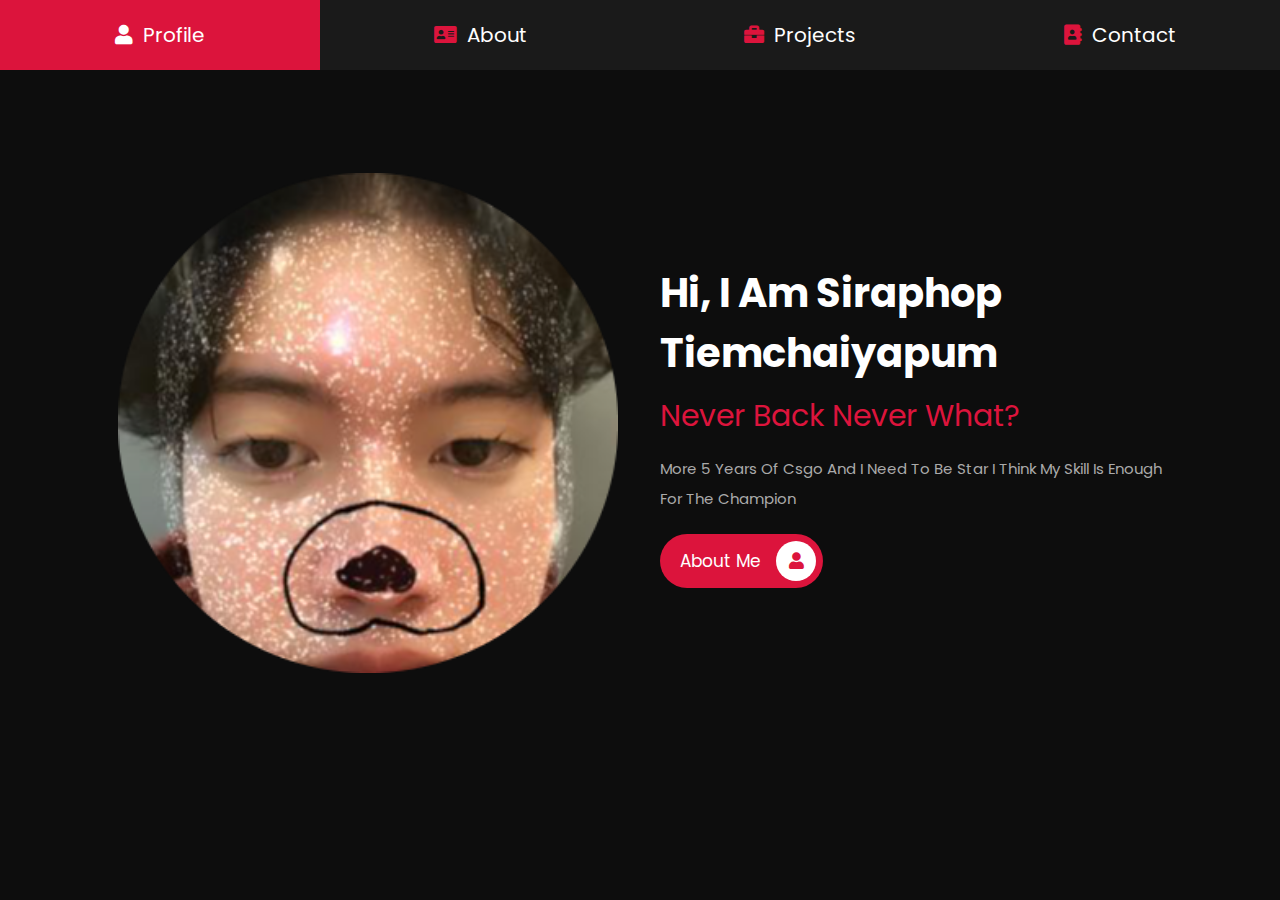
<file: index.html>
<!DOCTYPE html>
<html lang="en">
<head>
    <meta charset="UTF-8">
    <meta http-equiv="X-UA-Compatible" content="IE=edge">
    <meta name="viewport" content="width=device-width, initial-scale=1.0">
    <title>Abhisit's Profile</title>

    <!-- font awesome cdn link  -->
    <link rel="stylesheet" href="https://cdnjs.cloudflare.com/ajax/libs/font-awesome/5.15.4/css/all.min.css">

    <!-- custom css file link  -->
    <link rel="stylesheet" href="css/style.css">

</head>
<body>
    
<!-- navbar section starts  -->

<nav class="navbar">
    <a href="index.html" class="active"> <i class="fas fa-user"></i> <span>profile</span> </a>
    <a href="about.html"> <i class="fas fa-address-card"></i> <span>about</span> </a>
    <a href="projects.html"> <i class="fas fa-briefcase"></i> <span>projects</span> </a>
    <a href="contact.html"> <i class="fas fa-address-book"></i> <span>contact</span> </a>
</nav>

<!-- navbar section ends -->

<!-- home section starts  -->

<section class="home">

    <div class="image">
        <img src="images/A5468D7F-7C32-47A9-899B-BFAAD81CCFBE.png" alt="">
    </div>

    <div class="content">
        <h3>hi, i am Siraphop tiemchaiyapum</h3>
        <span>Never back never what?</span>
        <p>More 5 Years of csgo and i need to be star i think my skill is enough for the champion</p>
        <a href="about.html" class="btn"> about me <i class="fas fa-user"></i> </a>
    </div>

</section>

<!-- home section ends -->

</body>
</html>
</file>
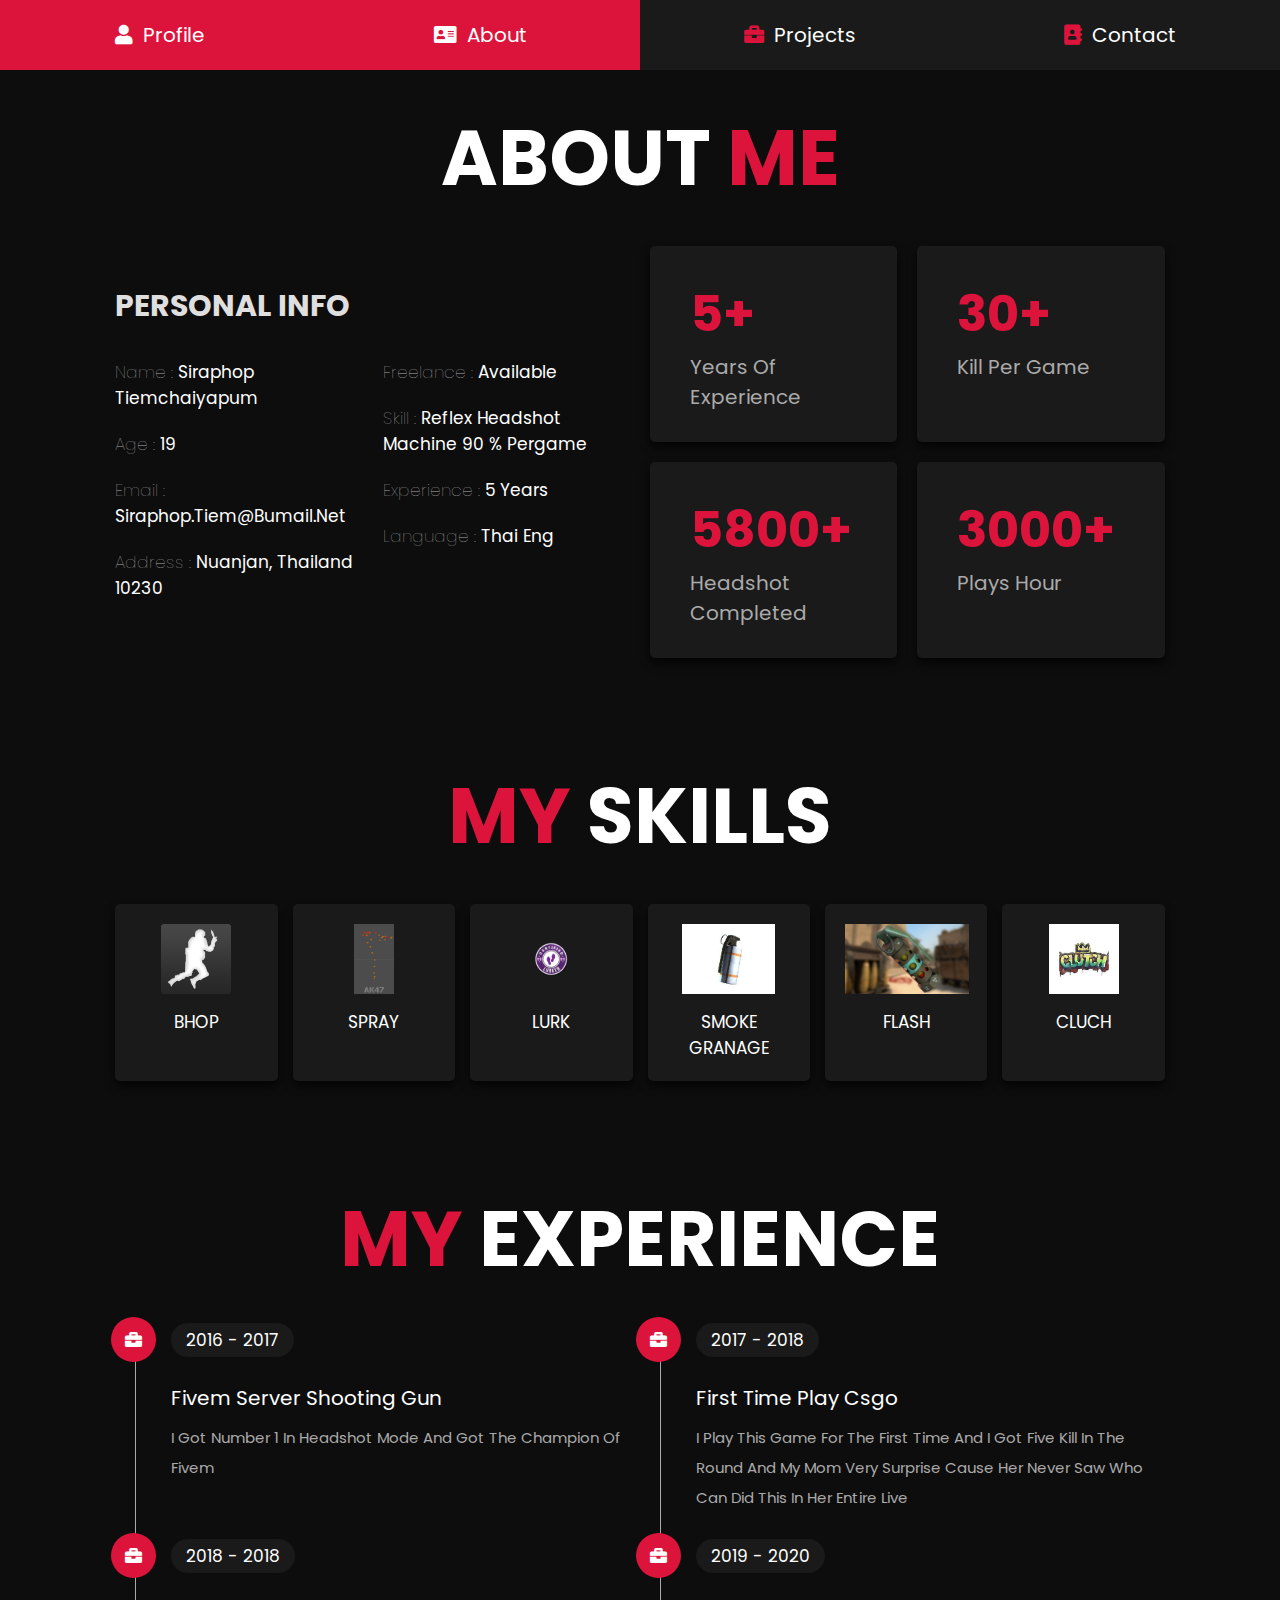
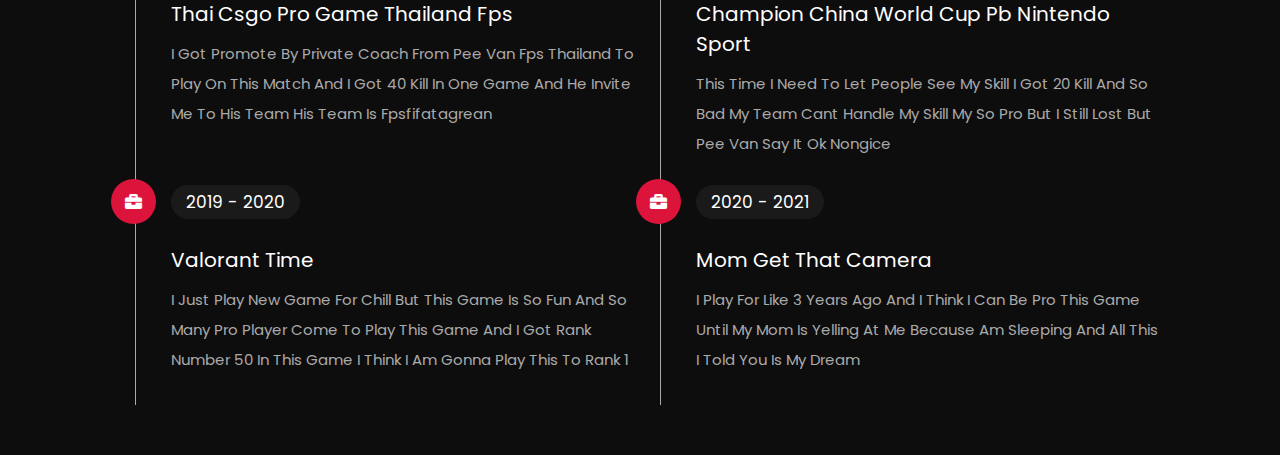
<file: about.html>
<!DOCTYPE html>
<html lang="en">

<head>
    <meta charset="UTF-8">
    <meta http-equiv="X-UA-Compatible" content="IE=edge">
    <meta name="viewport" content="width=device-width, initial-scale=1.0">
    <title>About - Abhisit's Profile</title>

    <!-- font awesome cdn link  -->
    <link rel="stylesheet" href="https://cdnjs.cloudflare.com/ajax/libs/font-awesome/5.15.4/css/all.min.css">

    <!-- custom css file link  -->
    <link rel="stylesheet" href="css/style.css">

</head>

<body>

    <!-- navbar section starts  -->

    <nav class="navbar">
        <a href="index.html"> <i class="fas fa-user"></i> <span>profile</span> </a>
        <a href="about.html" class="active"> <i class="fas fa-address-card"></i> <span>about</span> </a>
        <a href="projects.html"> <i class="fas fa-briefcase"></i> <span>projects</span> </a>
        <a href="contact.html"> <i class="fas fa-address-book"></i> <span>contact</span> </a>
    </nav>

    <!-- navbar section ends -->

    <!-- about section starts  -->

    <section class="about">

        <h1 class="heading"> about <span>me</span> </h1>

        <div class="row">

            <div class="info-container">

                <h1>personal info</h1>

                <div class="box-container">

                    <div class="box">
                        <h3> <span>name : </span> Siraphop Tiemchaiyapum </h3>
                        <h3> <span>age : </span> 19 </h3>
                        <h3> <span>email : </span> siraphop.tiem@bumail.net </h3>
                        <h3> <span>address : </span> nuanjan, Thailand 10230 </h3>
                    </div>

                    <div class="box">
                        <h3> <span>freelance : </span> available </h3>
                        <h3> <span>skill : </span> reflex headshot machine 90 % pergame </h3>
                        <h3> <span>experience : </span> 5 years </h3>
                        <h3> <span>language : </span> thai Eng </h3>
                    </div>

                </div>

            </div>

            <div class="count-container">

                <div class="box">
                    <h3>5+</h3>
                    <p>years of experience</p>
                </div>

                <div class="box">
                    <h3>30+</h3>
                    <p>Kill per game</p>
                </div>

                <div class="box">
                    <h3>5800+</h3>
                    <p>headshot completed</p>
                </div>

                <div class="box">
                    <h3>3000+</h3>
                    <p>plays hour</p>
                </div>

            </div>

        </div>

    </section>

    <!-- about section ends -->

    <!-- skills section starts  -->

    <section class="skills">

        <h1 class="heading"> <span>my</span> skills </h1>

        <div class="box-container">
            <div class="box">
                <img src="images/bhop.png">
                <h3>Bhop</h3>
            </div>
            <div class="box">
                <img src="images/spray.jpg">
                <h3>spray</h3>
            </div>
            <div class="box">
                <img src="images/lurk.png">
                <h3>lurk</h3>
            </div>
            <div class="box">
                <img src="images/smoke.jpg">
                <h3>smoke granage</h3>
            </div>
            <div class="box">
                <img src="images/amoke.png">
                <h3>flash</h3>
            </div>
            <div class="box">
                <img src="images/download.jpg">
                <h3>cluch</h3>
            </div>
        </div>

    </section>

    <!-- skills section ends -->

    <!-- education section starts  -->

    <section class="education">

        <h1 class="heading"> <span>my</span> experience </h1>

        <div class="box-container">

            <div class="box">
                <i class="fas fa-briefcase"></i>
                <span>2016 - 2017</span>
                <h3>Fivem server shooting gun</h3>
                <p>I got number 1 in headshot mode and got the champion of fivem</p>
            </div>

            <div class="box">
                <i class="fas fa-briefcase"></i>
                <span>2017 - 2018</span>
                <h3>first time play csgo</h3>
                <p>i play this game for the first time and i got five kill in the round and my mom very surprise cause her never saw who can did this in her entire live</p>
            </div>

            <div class="box">
                <i class="fas fa-briefcase"></i>
                <span>2018 - 2018</span>
                <h3>Thai csgo pro game thailand fps </h3>
                <p>i got promote by private coach from pee van fps thailand to play on this match and i got 40 kill in one game and he invite me to his team his team is fpsfifatagrean
                </p>
            </div>

            <div class="box">
                <i class="fas fa-briefcase"></i>
                <span>2019 - 2020</span>
                <h3>champion china world cup pb nintendo sport </h3>
                <p>this time i need to let people see my skill i got 20 kill and so bad my team cant handle my skill my so pro but i still lost but pee van say it ok nongice
                   </p>
            </div>

            <div class="box">
                <i class="fas fa-briefcase"></i>
                <span>2019 - 2020</span>
                <h3>valorant time</h3>
                <p>i just play new game for chill but this game is so fun and so many pro player come to play this game and i got rank number 50 in this game i think i am gonna play this to rank 1</p>
            </div>

            <div class="box">
                <i class="fas fa-briefcase"></i>
                <span>2020 - 2021</span>
                <h3>mom get that camera</h3>
                <p>i play for like 3 years ago and i think i can be pro this game until my mom is yelling at me because am sleeping and all this i told you is my dream</p>
            </div>

        </div>

    </section>

    <!-- education section ends -->

</body>

</html>
</file>
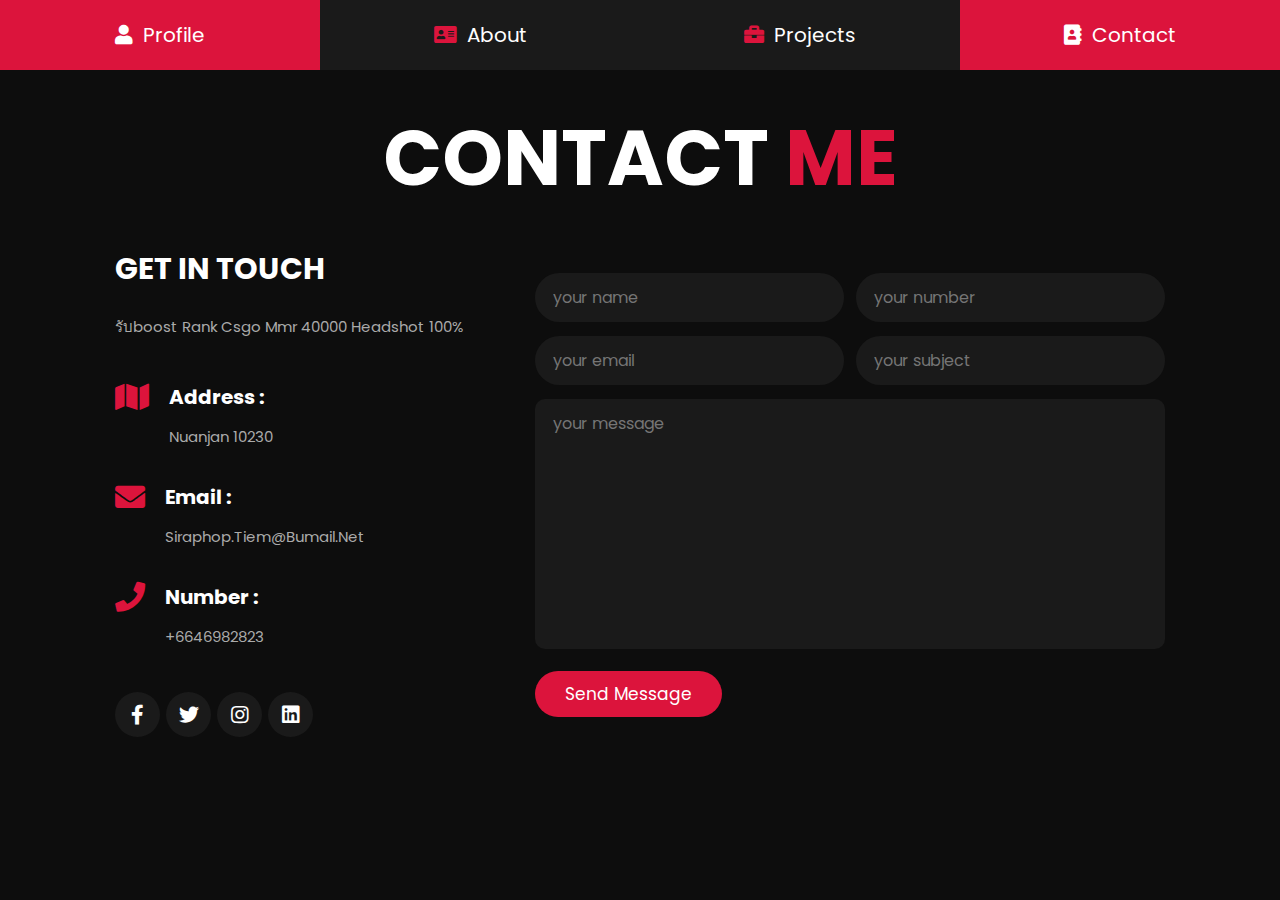
<file: contact.html>
<!DOCTYPE html>
<html lang="en">
<head>
    <meta charset="UTF-8">
    <meta http-equiv="X-UA-Compatible" content="IE=edge">
    <meta name="viewport" content="width=device-width, initial-scale=1.0">
    <title>Contact - Abhisit's Profile</title>

    <!-- font awesome cdn link  -->
    <link rel="stylesheet" href="https://cdnjs.cloudflare.com/ajax/libs/font-awesome/5.15.4/css/all.min.css">

    <!-- custom css file link  -->
    <link rel="stylesheet" href="css/style.css">

</head>
<body>
    
<!-- navbar section starts  -->

<nav class="navbar">
    <a href="index.html"> <i class="fas fa-user"></i> <span>profile</span> </a>
    <a href="about.html"> <i class="fas fa-address-card"></i> <span>about</span> </a>
    <a href="projects.html"> <i class="fas fa-briefcase"></i> <span>projects</span> </a>
    <a href="contact.html" class="active"> <i class="fas fa-address-book"></i> <span>contact</span> </a>
</nav>

<!-- navbar section ends -->

<!-- contact section starts  -->

<section class="contact">

<h1 class="heading"> contact <span>me</span> </h1>

<div class="row">

    <div class="info-container">

        <h1>get in touch</h1>

        <p>รับboost rank csgo mmr 40000 headshot 100% </p>

        <div class="box-container">

            <div class="box">
                <i class="fas fa-map"></i>
                <div class="info">
                    <h3>address :</h3>
                    <p>nuanjan 10230</p>
                </div>
            </div>

            <div class="box">
                <i class="fas fa-envelope"></i>
                <div class="info">
                    <h3>email :</h3>
                    <p>siraphop.tiem@bumail.net</p>
                </div>
            </div>

            <div class="box">
                <i class="fas fa-phone"></i>
                <div class="info">
                    <h3>number :</h3>
                    <p>+6646982823</p>
                </div>
            </div>

        </div>

        <div class="share">
            <a href="#" class="fab fa-facebook-f"></a>
            <a href="#" class="fab fa-twitter"></a>
            <a href="#" class="fab fa-instagram"></a>
            <a href="#" class="fab fa-linkedin"></a>
        </div>

    </div>

    <form action="">

        <div class="inputBox">
            <input type="text" placeholder="your name">
            <input type="number" placeholder="your number">
        </div>

        <div class="inputBox">
            <input type="email" placeholder="your email">
            <input type="text" placeholder="your subject">
        </div>

        <textarea name="" placeholder="your message" id="" cols="30" rows="10"></textarea>

        <input type="submit" value="send message" class="btn">

    </form>

</div>

</section>

<!-- contact section ends -->

</body>
</html>
</file>
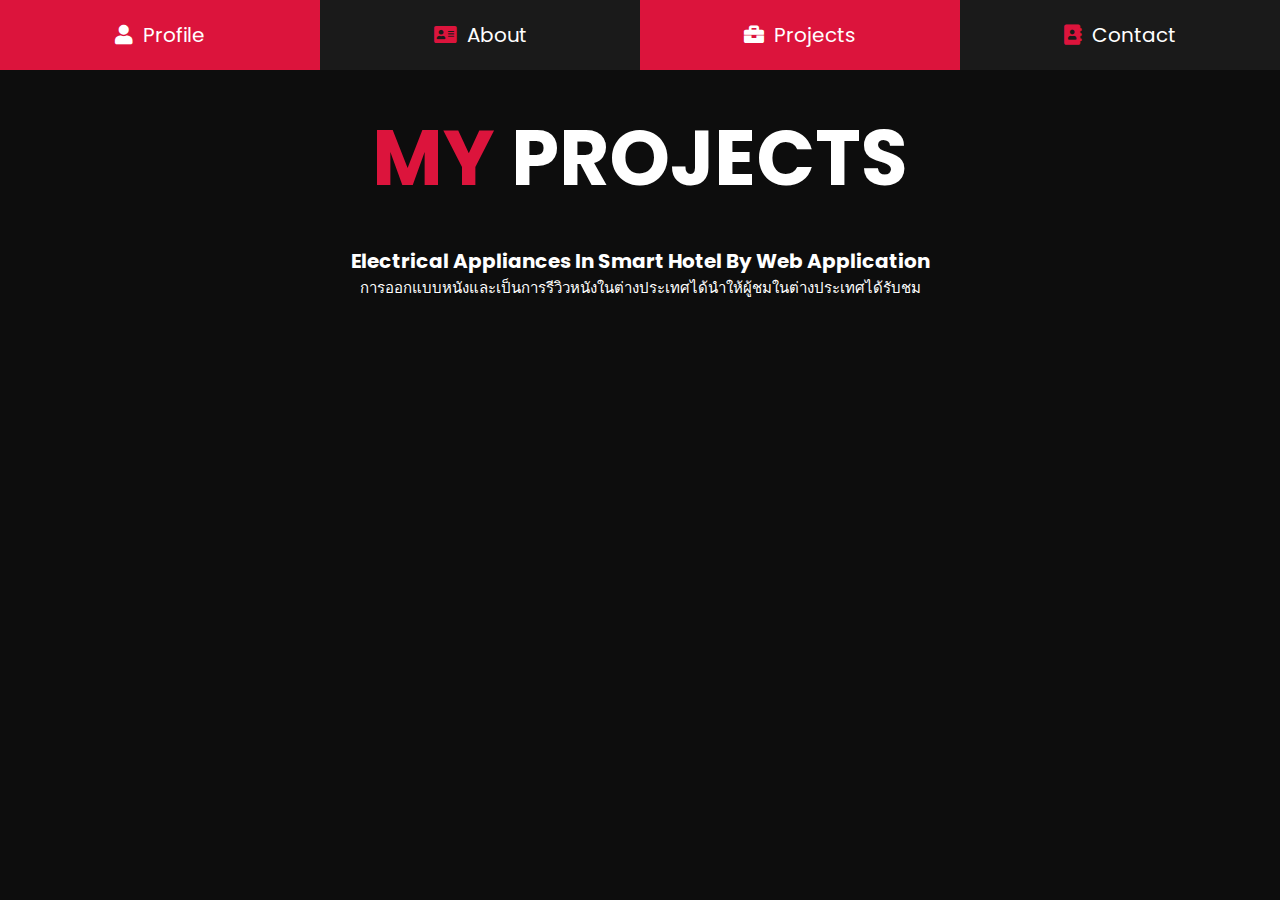
<file: projects.html>
<!DOCTYPE html>
<html lang="en">

<head>
    <meta charset="UTF-8">
    <meta http-equiv="X-UA-Compatible" content="IE=edge">
    <meta name="viewport" content="width=device-width, initial-scale=1.0">
    <title>Projects - Abhisit's Profile</title>

    <!-- font awesome cdn link  -->
    <link rel="stylesheet" href="https://cdnjs.cloudflare.com/ajax/libs/font-awesome/5.15.4/css/all.min.css">

    <!-- custom css file link  -->
    <link rel="stylesheet" href="css/style.css">

</head>

<body>

    <!-- navbar section starts  -->

    <nav class="navbar">
        <a href="index.html"> <i class="fas fa-user"></i> <span>profile</span> </a>
        <a href="about.html"> <i class="fas fa-address-card"></i> <span>about</span> </a>
        <a href="projects.html" class="active"> <i class="fas fa-briefcase"></i> <span>projects</span> </a>
        <a href="contact.html"> <i class="fas fa-address-book"></i> <span>contact</span> </a>
    </nav>

    <!-- navbar section ends -->

    <!-- projects section starts  -->

    <section class="projects">
        <h1 class="heading"> <span>my</span> projects </h1>
        <h3>Electrical appliances in smart hotel by web application</h3>
        <p>การออกแบบหนังและเป็นการรีวิวหนังในต่างประเทศได้นำให้ผู้ชมในต่างประเทศได้รับชม</p>
        <div class="box-container">
            <iframe width="720" height="405" src="https://www.youtube.com/embed/YBkh_FnfN8U"
                title="YouTube video player" frameborder="0" allow="accelerometer; autoplay; clipboard-write; encrypted-media; 
            gyroscope; picture-in-picture" allowfullscreen></iframe>
        </div>
    </section>

    <!-- projects section ends -->

</body>

</html>
</file>
<file: css/style.css>
@import url("https://fonts.googleapis.com/css2?family=Poppins:wght@100;300;400;500;600;700&display=swap");

* {
  font-family: 'Poppins', sans-serif;
  margin: 0;
  padding: 0;
  -webkit-box-sizing: border-box;
  box-sizing: border-box;
  text-decoration: none;
  outline: none;
  border: none;
  text-transform: capitalize;
}

html {
  font-size: 62.5%;
  overflow-x: hidden;
}

body {
  background: #0d0d0d;
  padding-top: 5rem;
}

section {
  padding: 5rem 9%;
}

.heading {
  text-align: center;
  font-size: 6vw;
  color: #fff;
  margin-bottom: 3rem;
  text-transform: uppercase;
}

.heading span {
  text-transform: uppercase;
  color: crimson;
}

.btn {
  display: inline-block;
  margin-top: 1rem;
  border-radius: 5rem;
  background: crimson;
  padding: .7rem;
  font-size: 1.7rem;
  color: #fff;
  padding-left: 2rem;
}

.btn i {
  height: 4rem;
  width: 4rem;
  line-height: 4rem;
  font-size: 1.7rem;
  text-align: center;
  background: #fff;
  color: crimson;
  border-radius: 50%;
  margin-left: 1rem;
  -webkit-transition: .2s linear;
  transition: .2s linear;
}

.btn:hover i {
  margin-left: 2rem;
}

.navbar {
  position: fixed;
  top: 0;
  left: 0;
  right: 0;
  display: -webkit-box;
  display: -ms-flexbox;
  display: flex;
  z-index: 1000;
  -webkit-box-align: end;
  -ms-flex-align: end;
  align-items: flex-end;
}

.navbar a {
  padding: 2rem;
  font-size: 2rem;
  background: #1a1a1a;
  -webkit-box-flex: 1;
  -ms-flex: 1;
  flex: 1;
  color: #fff;
  text-align: center;
  -webkit-transition: .2s linear;
  transition: .2s linear;
}

.navbar a i {
  color: crimson;
  padding-right: .5rem;
}

.navbar a:hover {
  background: crimson;
}

.navbar .active {
  background: crimson;
}

.navbar .active i {
  color: #fff;
}

.navbar a:hover i {
  color: #fff;
}

.home {
  display: -webkit-box;
  display: -ms-flexbox;
  display: flex;
  -webkit-box-align: center;
  -ms-flex-align: center;
  align-items: center;
  -ms-flex-wrap: wrap;
  flex-wrap: wrap;
  gap: 4rem;
  min-height: calc(100vh - 15rem);
}

.home .image {
  -webkit-box-flex: 1;
  -ms-flex: 1 1 42rem;
  flex: 1 1 42rem;
  text-align: center;
}

.home .image img {
  height: 50rem;
  width: 50rem;
  /* border-radius: 30% 70% 70% 30% / 30% 30% 70% 70%; */
}

.home .content {
  -webkit-box-flex: 1;
  -ms-flex: 1 1 42rem;
  flex: 1 1 42rem;
}

.home .content h3 {
  color: #fff;
  font-size: 4rem;
  padding-bottom: .5rem;
}

.home .content span {
  font-size: 3rem;
  color: crimson;
  padding: .5rem 0;
  display: block;
}

.home .content p {
  font-size: 1.5rem;
  color: #aaa;
  padding: 1rem 0;
  line-height: 2;
}

.about .row {
  display: -webkit-box;
  display: -ms-flexbox;
  display: flex;
  -webkit-box-align: center;
  -ms-flex-align: center;
  align-items: center;
  -ms-flex-wrap: wrap;
  flex-wrap: wrap;
  gap: 2rem;
}

.about .row .info-container {
  -webkit-box-flex: 1;
  -ms-flex: 1 1 42rem;
  flex: 1 1 42rem;
}

.about .row .info-container h1 {
  font-size: 3rem;
  color: #e0dfdf;
  text-transform: uppercase;
  padding-bottom: 1rem;
}

.about .row .info-container .box-container {
  padding: 1rem 0;
  display: -webkit-box;
  display: -ms-flexbox;
  display: flex;
  -ms-flex-wrap: wrap;
  flex-wrap: wrap;
  gap: 2rem;
}

.about .row .info-container .box-container .box {
  -webkit-box-flex: 1;
  -ms-flex: 1 1 20rem;
  flex: 1 1 20rem;
}

.about .row .info-container .box-container .box h3 {
  font-size: 1.7rem;
  color: #fff;
  padding: 1rem 0;
  font-weight: normal;
}

.about .row .info-container .box-container .box h3 span {
  color: #aaa;
  font-weight: lighter;
}

.about .row .count-container {
  -webkit-box-flex: 1;
  -ms-flex: 1 1 42rem;
  flex: 1 1 42rem;
  display: -webkit-box;
  display: -ms-flexbox;
  display: flex;
  -ms-flex-wrap: wrap;
  flex-wrap: wrap;
  gap: 2rem;
}

.about .row .count-container .box {
  -webkit-box-flex: 1;
  -ms-flex: 1 1 20rem;
  flex: 1 1 20rem;
  padding: 3rem 4rem;
  border-radius: .5rem;
  background: #1a1a1a;
  -webkit-box-shadow: 0 0.5rem 1rem rgba(0, 0, 0, 0.7);
  box-shadow: 0 0.5rem 1rem rgba(0, 0, 0, 0.7);
}

.about .row .count-container .box h3 {
  font-size: 5rem;
  color: crimson;
}

.about .row .count-container .box p {
  font-size: 2rem;
  color: #aaa;
}

.skills .box-container {
  display: -ms-grid;
  display: grid;
  -ms-grid-columns: (minmax(16rem, 1fr))[auto-fit];
  grid-template-columns: repeat(auto-fit, minmax(16rem, 1fr));
  gap: 1.5rem;
}

.skills .box-container .box {
  padding: 2rem;
  text-align: center;
  -webkit-box-shadow: 0 0.5rem 1rem rgba(0, 0, 0, 0.7);
  box-shadow: 0 0.5rem 1rem rgba(0, 0, 0, 0.7);
  border-radius: .5rem;
  background: #1a1a1a;
}

.skills .box-container .box:hover {
  background: #fff;
}

.skills .box-container .box:hover h3 {
  color: #0d0d0d;
}

.skills .box-container .box img {
  height: 7rem;
  margin-bottom: 1rem;
}

.skills .box-container .box h3 {
  color: #fff;
  font-size: 1.7rem;
  font-weight: normal;
  text-transform: uppercase;
}

.education .box-container {
  display: -webkit-box;
  display: -ms-flexbox;
  display: flex;
  -ms-flex-wrap: wrap;
  flex-wrap: wrap;
}

.education .box-container .box {
  -webkit-box-flex: 1;
  -ms-flex: 1 1 40rem;
  flex: 1 1 40rem;
  margin-left: 2rem;
  padding-top: 0;
  padding-bottom: 0;
  padding-left: 3.5rem;
  padding-bottom: 3rem;
  border-left: 0.1rem solid #aaa;
  position: relative;
}

.education .box-container .box i {
  height: 4.5rem;
  width: 4.5rem;
  line-height: 4.5rem;
  font-size: 1.7rem;
  border-radius: 50%;
  background: crimson;
  color: #fff;
  text-align: center;
  position: absolute;
  top: -1rem;
  left: -2.5rem;
}

.education .box-container .box span {
  font-size: 1.7rem;
  color: #fff;
  border-radius: 5rem;
  padding: .5rem 1.5rem;
  background: #1a1a1a;
}

.education .box-container .box h3 {
  font-size: 2rem;
  padding: 1rem 0;
  color: #fff;
  padding-top: 3rem;
  font-weight: normal;
}

.education .box-container .box p {
  font-size: 1.5rem;
  color: #aaa;
  line-height: 2;
}

.projects {
  text-align: center;
}

.projects .box-container {
  display: -ms-grid;
  display: grid;
  -ms-grid-columns: (minmax(31rem, 1fr))[auto-fit];
  grid-template-columns: repeat(auto-fit, minmax(31rem, 1fr));
  gap: 1.5rem;
  margin-bottom: 2rem;
  justify-items: center;
}

.projects .box-container .box {
  height: 30rem;
  overflow: hidden;
  position: relative;
}

.projects h3 {
  color: #fff;
  font-size: 2rem;
}

.projects p {
  color: #fff;
  font-size: 1.5rem;
  margin-bottom: 5rem;
}

.projects .box-container .box:hover .content {
  -webkit-transform: translateY(0%);
  transform: translateY(0%);
}

.projects .box-container .box img {
  height: 100%;
  width: 100%;
  -o-object-fit: cover;
  object-fit: cover;
}

.projects .box-container .box .content {
  position: absolute;
  top: 0;
  left: 0;
  height: 100%;
  width: 100%;
  background: #1a1a1a;
  display: -webkit-box;
  display: -ms-flexbox;
  display: flex;
  -webkit-box-orient: vertical;
  -webkit-box-direction: normal;
  -ms-flex-flow: column;
  flex-flow: column;
  -webkit-box-align: center;
  -ms-flex-align: center;
  align-items: center;
  -webkit-box-pack: center;
  -ms-flex-pack: center;
  justify-content: center;
  padding: 2rem;
  -webkit-transform: translateY(-100%);
  transform: translateY(-100%);
  -webkit-transition: .2s linear;
  transition: .2s linear;
}

.projects .box-container .box .content h3 {
  font-size: 2.5rem;
  color: #fff;
  text-transform: uppercase;
  font-weight: normal;
}

.projects .box-container .box .content p {
  padding: 1rem 0;
  font-size: 1.5rem;
  line-height: 2;
  color: #aaa;
}

.projects .box-container .box .content a {
  font-size: 2rem;
  color: crimson;
}

.projects .box-container .box .content a:hover {
  color: #fff;
}

.contact .row {
  display: -webkit-box;
  display: -ms-flexbox;
  display: flex;
  -webkit-box-align: center;
  -ms-flex-align: center;
  align-items: center;
  -ms-flex-wrap: wrap;
  flex-wrap: wrap;
  gap: 2rem;
}

.contact .row .info-container {
  width: 40rem;
}

.contact .row .info-container h1 {
  font-size: 3rem;
  text-transform: uppercase;
  color: #fff;
  padding-bottom: 1rem;
}

.contact .row .info-container p {
  font-size: 1.5rem;
  line-height: 2;
  color: #aaa;
  padding: 1rem 0;
}

.contact .row .info-container .box-container {
  padding: 2rem 0;
}

.contact .row .info-container .box-container .box {
  display: -webkit-box;
  display: -ms-flexbox;
  display: flex;
  gap: 2rem;
  padding: 1rem 0;
}

.contact .row .info-container .box-container .box i {
  font-size: 3rem;
  color: crimson;
}

.contact .row .info-container .box-container .box h3 {
  font-size: 2rem;
  color: #fff;
}

.contact .row .info-container .share a {
  font-size: 2rem;
  height: 4.5rem;
  width: 4.5rem;
  line-height: 4.5rem;
  border-radius: 50%;
  background: #1a1a1a;
  color: #fff;
  text-align: center;
  margin-right: .3rem;
}

.contact .row .info-container .share a:hover {
  background: crimson;
}

.contact .row form {
  -webkit-box-flex: 1;
  -ms-flex: 1 1 42rem;
  flex: 1 1 42rem;
}

.contact .row form .inputBox {
  display: -webkit-box;
  display: -ms-flexbox;
  display: flex;
  -ms-flex-wrap: wrap;
  flex-wrap: wrap;
  -webkit-box-pack: justify;
  -ms-flex-pack: justify;
  justify-content: space-between;
}

.contact .row form .inputBox input {
  width: 49%;
}

.contact .row form .inputBox input,
.contact .row form textarea {
  border-radius: 5rem;
  padding: 1.2rem 1.8rem;
  font-size: 1.6rem;
  color: #fff;
  text-transform: none;
  margin: .7rem 0;
  background: #1a1a1a;
}

.contact .row form textarea {
  width: 100%;
  border-radius: 1rem;
  resize: none;
  height: 25rem;
}

.contact .row form .btn {
  padding: 1rem 3rem;
  cursor: pointer;
}

.contact .row form .btn:hover {
  background: #fff;
  color: #0d0d0d;
}

@media (max-width: 1200px) {
  html {
    font-size: 55%;
  }

  section {
    padding: 3rem 2rem;
  }
}

@media (max-width: 768px) {
  .heading {
    font-size: 12vw;
  }

  .navbar a i {
    padding: 0;
  }

  .navbar a span {
    display: none;
  }

  .navbar a:hover {
    padding-bottom: 2rem;
  }

  .home {
    text-align: center;
    gap: 2rem;
  }

  .home .image img {
    height: 30rem;
    width: 30rem;
  }

  .home .content h3 {
    font-size: 3rem;
  }

  .home .content span {
    font-size: 2.5rem;
  }

  .contact .row form .inputBox input {
    width: 100%;
    margin-bottom: 1rem;
  }
}

@media (max-width: 450px) {
  html {
    font-size: 50%;
  }
}

/*# sourceMappingURL=style.css.map */
</file>
